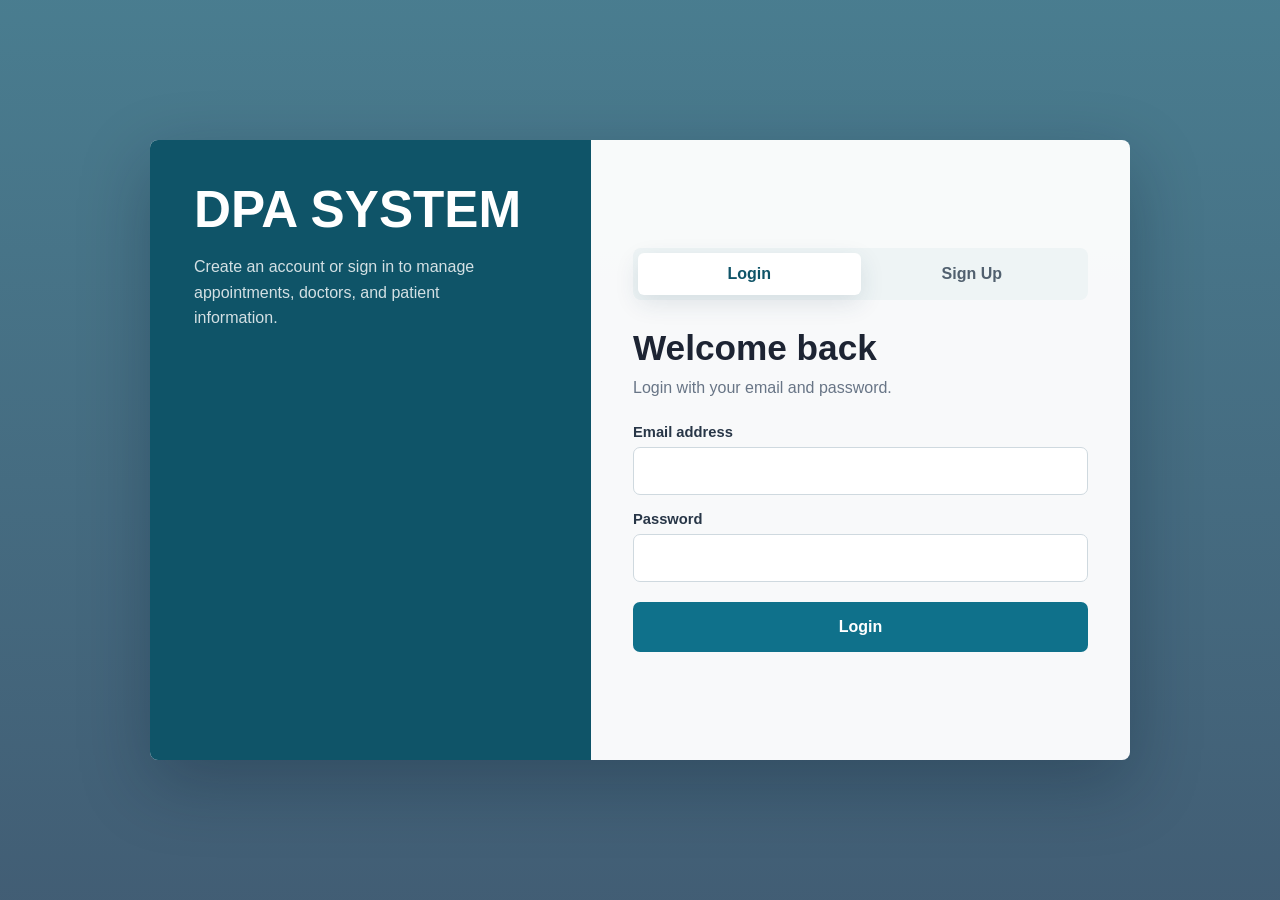
<file: index.html>
<!DOCTYPE html>
<html lang="en">
<head>
  <meta charset="UTF-8">
  <meta name="viewport" content="width=device-width, initial-scale=1.0">
  <title>Login and Sign Up</title>
  <link rel="stylesheet" href="style.css">
</head>
<body>
  <main class="auth-shell">
    <section class="brand-panel" aria-label="Welcome">
      <div>
        <h1>DPA SYSTEM</h1>
        <p>Create an account or sign in to manage appointments, doctors, and patient information.</p>
      </div>
      <div class="brand-badges" aria-label="Account features">
      </div>
    </section>

    <section class="form-panel">
      <div class="tabs" role="tablist" aria-label="Authentication forms">
        <button class="tab-button active" type="button" role="tab" aria-selected="true" data-form="login">Login</button>
        <button class="tab-button" type="button" role="tab" aria-selected="false" data-form="signup">Sign Up</button>
      </div>

      <h2 class="form-title" id="formTitle">Welcome back</h2>
      <p class="form-subtitle" id="formSubtitle">Login with your email and password.</p>

      <form id="loginForm" class="active" autocomplete="on">
        <div id="loginMessage" class="message" role="status" aria-live="polite"></div>
        <div class="field">
          <label for="loginEmail">Email address</label>
          <input id="loginEmail" name="email" type="email" autocomplete="email" required>
        </div>
        <div class="field">
          <label for="loginPassword">Password</label>
          <input id="loginPassword" name="password" type="password" autocomplete="current-password" required>
        </div>
        <button class="submit-button" type="submit">Login</button>
      </form>

      <form id="signupForm" autocomplete="on">
        <div id="signupMessage" class="message" role="status" aria-live="polite"></div>
        <div class="field">
          <label for="fullName">Full name</label>
          <input id="fullName" name="full_name" type="text" autocomplete="name" minlength="2" required>
        </div>
        <div class="field">
          <label for="signupEmail">Email address</label>
          <input id="signupEmail" name="email" type="email" autocomplete="email" required>
        </div>
        <div class="two-columns">
          <div class="field">
            <label for="phone">Phone</label>
            <input id="phone" name="phone" type="tel" autocomplete="tel">
          </div>
          <div class="field">
            <label for="role">Account type</label>
            <select id="role" name="role" required>
              <option value="patient">Patient</option>
              <option value="doctor">Doctor</option>
              <option value="admin">Admin</option>
            </select>
          </div>
        </div>
        <div class="two-columns">
          <div class="field">
            <label for="signupPassword">Password</label>
            <input id="signupPassword" name="password" type="password" autocomplete="new-password" minlength="6" required>
          </div>
          <div class="field">
            <label for="confirmPassword">Confirm password</label>
            <input id="confirmPassword" name="confirm_password" type="password" autocomplete="new-password" minlength="6" required>
          </div>
        </div>
        <button class="submit-button" type="submit">Create account</button>
      </form>
    </section>
  </main>

  <script>
    const tabs = document.querySelectorAll(".tab-button");
    const loginForm = document.getElementById("loginForm");
    const signupForm = document.getElementById("signupForm");
    const formTitle = document.getElementById("formTitle");
    const formSubtitle = document.getElementById("formSubtitle");

    function showMessage(element, text, type) {
      element.textContent = text;
      element.className = `message show ${type}`;
    }

    function clearMessage(element) {
      element.textContent = "";
      element.className = "message";
    }

    function setLoading(form, isLoading) {
      const button = form.querySelector(".submit-button");
      button.disabled = isLoading;
      button.dataset.originalText = button.dataset.originalText || button.textContent;
      button.textContent = isLoading ? "Please wait..." : button.dataset.originalText;
    }

    tabs.forEach((tab) => {
      tab.addEventListener("click", () => {
        const target = tab.dataset.form;
        tabs.forEach((item) => {
          const active = item === tab;
          item.classList.toggle("active", active);
          item.setAttribute("aria-selected", String(active));
        });

        loginForm.classList.toggle("active", target === "login");
        signupForm.classList.toggle("active", target === "signup");
        formTitle.textContent = target === "login" ? "Welcome back" : "Create your account";
        formSubtitle.textContent = target === "login"
          ? "Login with your email and password."
          : "Register your details to start using the system.";
      });
    });

    async function submitAjax(form, url, messageElement) {
      clearMessage(messageElement);
      setLoading(form, true);

      try {
        const response = await fetch(url, {
          method: "POST",
          body: new FormData(form)
        });
        const result = await response.json();
        showMessage(messageElement, result.message || "Request completed.", result.success ? "success" : "error");

        if (result.success) {
          form.reset();
        }
      } catch (error) {
        showMessage(messageElement, "Something went wrong. Please try again.", "error");
      } finally {
        setLoading(form, false);
      }
    }

    loginForm.addEventListener("submit", (event) => {
      event.preventDefault();
      submitAjax(loginForm, "login.php", document.getElementById("loginMessage"));
    });

    signupForm.addEventListener("submit", (event) => {
      event.preventDefault();
      submitAjax(signupForm, "signup.php", document.getElementById("signupMessage"));
    });
  </script>
</body>
</html>
</file>
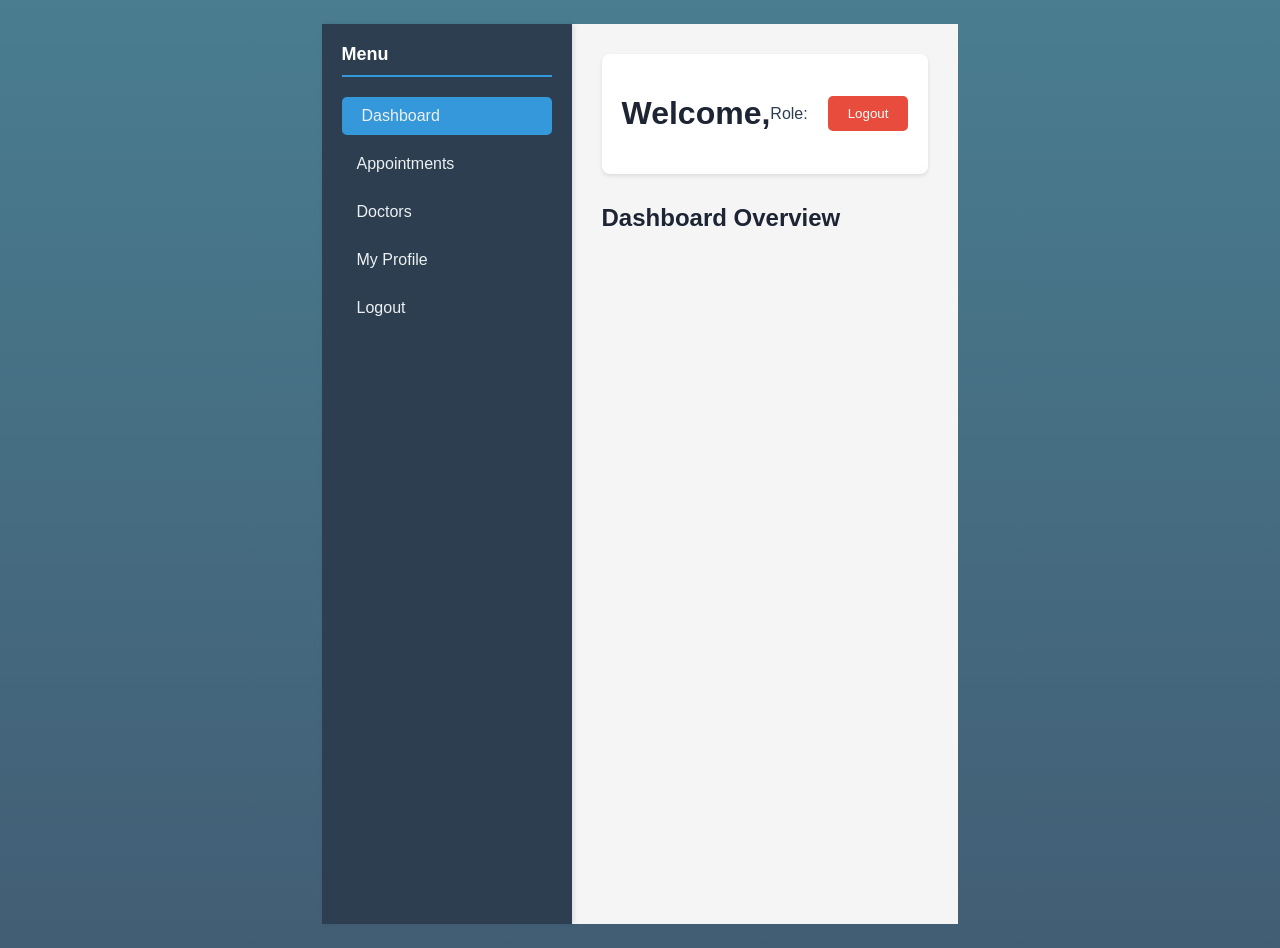
<file: dashboard.html>
<!DOCTYPE html>
<html lang="en">
<head>
    <meta charset="UTF-8">
    <meta name="viewport" content="width=device-width, initial-scale=1.0">
    <title>Dashboard - Doctor-Patient Appointment System</title>
    <link rel="stylesheet" href="style.css">
    <style>
        .dashboard-container {
            display: grid;
            grid-template-columns: 250px 1fr;
            min-height: 100vh;
            background: #f5f5f5;
        }

        .sidebar {
            background: #2c3e50;
            color: white;
            padding: 20px;
            box-shadow: 2px 0 5px rgba(0,0,0,0.1);
        }

        .sidebar h2 {
            margin-top: 0;
            margin-bottom: 20px;
            font-size: 18px;
            border-bottom: 2px solid #3498db;
            padding-bottom: 10px;
        }

        .nav-menu {
            list-style: none;
            padding: 0;
            margin: 0;
        }

        .nav-menu li {
            margin-bottom: 10px;
        }

        .nav-menu a {
            color: #ecf0f1;
            text-decoration: none;
            display: block;
            padding: 10px 15px;
            border-radius: 5px;
            transition: all 0.3s;
        }

        .nav-menu a:hover,
        .nav-menu a.active {
            background: #3498db;
            padding-left: 20px;
        }

        .main-content {
            padding: 30px;
        }

        .header {
            background: white;
            padding: 20px;
            border-radius: 8px;
            margin-bottom: 30px;
            box-shadow: 0 2px 4px rgba(0,0,0,0.1);
            display: flex;
            justify-content: space-between;
            align-items: center;
        }

        .user-info {
            display: flex;
            align-items: center;
            gap: 20px;
        }

        .user-info span {
            font-size: 16px;
            color: #2c3e50;
        }

        .logout-btn {
            background: #e74c3c;
            color: white;
            border: none;
            padding: 10px 20px;
            border-radius: 5px;
            cursor: pointer;
            transition: background 0.3s;
        }

        .logout-btn:hover {
            background: #c0392b;
        }

        .content-section {
            display: none;
        }

        .content-section.active {
            display: block;
        }

        .cards-grid {
            display: grid;
            grid-template-columns: repeat(auto-fit, minmax(250px, 1fr));
            gap: 20px;
            margin-bottom: 30px;
        }

        .card {
            background: white;
            padding: 20px;
            border-radius: 8px;
            box-shadow: 0 2px 8px rgba(0,0,0,0.1);
        }

        .card h3 {
            margin-top: 0;
            color: #2c3e50;
            border-bottom: 3px solid #3498db;
            padding-bottom: 10px;
        }

        .card-value {
            font-size: 32px;
            font-weight: bold;
            color: #3498db;
            margin: 15px 0;
        }

        .table {
            width: 100%;
            border-collapse: collapse;
            background: white;
            border-radius: 8px;
            overflow: hidden;
            box-shadow: 0 2px 8px rgba(0,0,0,0.1);
        }

        .table thead {
            background: #34495e;
            color: white;
        }

        .table th, .table td {
            padding: 12px 15px;
            text-align: left;
        }

        .table tbody tr:nth-child(odd) {
            background: #f9f9f9;
        }

        .table tbody tr:hover {
            background: #ecf0f1;
        }

        .status-badge {
            display: inline-block;
            padding: 5px 10px;
            border-radius: 20px;
            font-size: 12px;
            font-weight: bold;
        }

        .status-pending {
            background: #f39c12;
            color: white;
        }

        .status-confirmed {
            background: #27ae60;
            color: white;
        }

        .status-cancelled {
            background: #e74c3c;
            color: white;
        }

        .status-completed {
            background: #2980b9;
            color: white;
        }

        .form-group {
            margin-bottom: 20px;
        }

        .form-group label {
            display: block;
            margin-bottom: 8px;
            color: #2c3e50;
            font-weight: 500;
        }

        .form-group input,
        .form-group select,
        .form-group textarea {
            width: 100%;
            padding: 10px;
            border: 1px solid #bdc3c7;
            border-radius: 5px;
            font-size: 14px;
        }

        .form-group textarea {
            resize: vertical;
            min-height: 100px;
        }

        .btn-primary {
            background: #3498db;
            color: white;
            border: none;
            padding: 10px 20px;
            border-radius: 5px;
            cursor: pointer;
            transition: background 0.3s;
        }

        .btn-primary:hover {
            background: #2980b9;
        }

        .btn-danger {
            background: #e74c3c;
            color: white;
            border: none;
            padding: 8px 15px;
            border-radius: 5px;
            cursor: pointer;
            font-size: 12px;
        }

        .btn-danger:hover {
            background: #c0392b;
        }

        .message {
            padding: 15px;
            border-radius: 5px;
            margin-bottom: 20px;
            display: none;
        }

        .message.show {
            display: block;
        }

        .message.success {
            background: #d4edda;
            color: #155724;
            border: 1px solid #c3e6cb;
        }

        .message.error {
            background: #f8d7da;
            color: #721c24;
            border: 1px solid #f5c6cb;
        }
    </style>
</head>
<body>
    <div class="dashboard-container">
        <aside class="sidebar">
            <h2>Menu</h2>
            <ul class="nav-menu">
                <li><a href="#" onclick="showSection('dashboard', event)" class="nav-link active" data-section="dashboard">Dashboard</a></li>
                <li><a href="#" onclick="showSection('appointments', event)" class="nav-link" data-section="appointments">Appointments</a></li>
                <li><a href="#" onclick="showSection('doctors', event)" class="nav-link" data-section="doctors">Doctors</a></li>
                <li><a href="#" onclick="showSection('profile', event)" class="nav-link" data-section="profile">My Profile</a></li>
                <li><a href="#" onclick="showSection('admin', event)" class="nav-link admin-only" data-section="admin" style="display:none;">Admin Panel</a></li>
                <li><a href="#" onclick="logout(event)" class="nav-link">Logout</a></li>
            </ul>
        </aside>

        <div class="main-content">
            <div class="header">
                <h1>Welcome, <span id="userName"></span></h1>
                <div class="user-info">
                    <span>Role: <strong id="userRole"></strong></span>
                    <button class="logout-btn" onclick="logout()">Logout</button>
                </div>
            </div>

            <!-- Dashboard Section -->
            <section id="dashboard" class="content-section active">
                <h2>Dashboard Overview</h2>
                <div class="cards-grid" id="dashboardCards"></div>
            </section>

            <!-- Appointments Section -->
            <section id="appointments" class="content-section">
                <h2>Manage Appointments</h2>
                <div id="appointmentMessage" class="message"></div>
                <button class="btn-primary" onclick="showAppointmentForm()">Book New Appointment</button>
                <div style="margin-top: 30px;" id="appointmentsList"></div>
            </section>

            <!-- Doctors Section -->
            <section id="doctors" class="content-section">
                <h2>Available Doctors</h2>
                <div id="doctorsList"></div>
            </section>

            <!-- Profile Section -->
            <section id="profile" class="content-section">
                <h2>My Profile</h2>
                <div id="profileMessage" class="message"></div>
                <form id="profileForm" class="form-group" style="max-width: 500px;">
                    <div class="form-group">
                        <label for="profileName">Full Name</label>
                        <input type="text" id="profileName" name="full_name" required>
                    </div>
                    <div class="form-group">
                        <label for="profileEmail">Email</label>
                        <input type="email" id="profileEmail" name="email" disabled>
                    </div>
                    <div class="form-group">
                        <label for="profilePhone">Phone</label>
                        <input type="tel" id="profilePhone" name="phone">
                    </div>
                    <button type="submit" class="btn-primary">Update Profile</button>
                </form>
            </section>

            <!-- Admin Panel Section -->
            <section id="admin" class="content-section">
                <h2>Admin Panel</h2>
                <div style="margin-bottom: 20px;">
                    <button class="btn-primary" onclick="showAdminSection('users')">Manage Users</button>
                    <button class="btn-primary" onclick="showAdminSection('appointments')">Manage Appointments</button>
                    <button class="btn-primary" onclick="showAdminSection('clinics')">Manage Clinics</button>
                </div>
                <div id="adminContent"></div>
            </section>
        </div>
    </div>

    <script src="dashboard.js"></script>
</body>
</html>
</file>
<file: style.css>
* {
      box-sizing: border-box;
    }

    body {
      margin: 0;
      min-height: 100vh;
      font-family: Arial, Helvetica, sans-serif;
      color: #1d2433;
      background:
        linear-gradient(rgba(22, 88, 112, 0.78), rgba(24, 58, 86, 0.82)),
        url("https://images.unsplash.com/photo-1576091160399-112ba8d25d1d?auto=format&fit=crop&w=1800&q=80") center/cover fixed;
      display: flex;
      align-items: center;
      justify-content: center;
      padding: 24px;
    }

    .auth-shell {
      width: min(980px, 100%);
      min-height: 620px;
      display: grid;
      grid-template-columns: 0.9fr 1.1fr;
      background: rgba(255, 255, 255, 0.96);
      border-radius: 8px;
      overflow: hidden;
      box-shadow: 0 24px 70px rgba(6, 22, 38, 0.28);
    }

    .brand-panel {
      background: #0f5468;
      color: #fff;
      padding: 44px;
      display: flex;
      flex-direction: column;
      justify-content: space-between;
      gap: 32px;
    }

    .brand-panel h1 {
      margin: 0;
      font-size: clamp(2rem, 4vw, 3.35rem);
      line-height: 1.02;
      letter-spacing: 0;
    }

    .brand-panel p {
      margin: 18px 0 0;
      color: rgba(255, 255, 255, 0.82);
      line-height: 1.6;
      max-width: 34ch;
    }

    .brand-badges {
      display: grid;
      gap: 12px;
      font-size: 0.95rem;
      color: rgba(255, 255, 255, 0.88);
    }

    .brand-badges span {
      display: flex;
      align-items: center;
      gap: 10px;
    }

    .brand-badges span::before {
      content: "";
      width: 9px;
      height: 9px;
      border-radius: 50%;
      background: #f7b267;
      flex: 0 0 auto;
    }

    .form-panel {
      padding: 42px;
      display: flex;
      flex-direction: column;
      justify-content: center;
    }

    .tabs {
      display: grid;
      grid-template-columns: 1fr 1fr;
      background: #eef4f5;
      border-radius: 8px;
      padding: 5px;
      margin-bottom: 28px;
    }

    .tab-button {
      border: 0;
      background: transparent;
      border-radius: 6px;
      padding: 12px 14px;
      font-size: 1rem;
      font-weight: 700;
      color: #51606f;
      cursor: pointer;
      transition: background 0.2s ease, color 0.2s ease;
    }

    .tab-button.active {
      background: #fff;
      color: #0f5468;
      box-shadow: 0 8px 24px rgba(37, 68, 88, 0.12);
    }

    .form-title {
      margin: 0 0 8px;
      font-size: clamp(1.6rem, 3vw, 2.2rem);
      letter-spacing: 0;
    }

    .form-subtitle {
      margin: 0 0 24px;
      color: #687586;
      line-height: 1.5;
    }

    form {
      display: none;
      gap: 16px;
    }

    form.active {
      display: grid;
    }

    .field {
      display: grid;
      gap: 7px;
    }

    label {
      font-size: 0.92rem;
      font-weight: 700;
      color: #283647;
    }

    input,
    select {
      width: 100%;
      min-height: 48px;
      border: 1px solid #cfd9df;
      border-radius: 7px;
      padding: 0 14px;
      font-size: 1rem;
      color: #1d2433;
      background: #fff;
      outline: none;
      transition: border-color 0.2s ease, box-shadow 0.2s ease;
    }

    input:focus,
    select:focus {
      border-color: #0f718b;
      box-shadow: 0 0 0 4px rgba(15, 113, 139, 0.12);
    }

    .two-columns {
      display: grid;
      grid-template-columns: 1fr 1fr;
      gap: 14px;
    }

    .submit-button {
      min-height: 50px;
      border: 0;
      border-radius: 7px;
      background: #0f718b;
      color: #fff;
      font-size: 1rem;
      font-weight: 800;
      cursor: pointer;
      margin-top: 4px;
      transition: transform 0.2s ease, background 0.2s ease;
    }

    .submit-button:hover {
      background: #0d5d73;
      transform: translateY(-1px);
    }

    .submit-button:disabled {
      cursor: wait;
      opacity: 0.72;
      transform: none;
    }

    .message {
      display: none;
      border-radius: 7px;
      padding: 12px 14px;
      line-height: 1.45;
      font-size: 0.95rem;
    }

    .message.show {
      display: block;
    }

    .message.success {
      background: #e9f8ef;
      color: #17633a;
      border: 1px solid #b7e3c7;
    }

    .message.error {
      background: #fff0ef;
      color: #9b2d25;
      border: 1px solid #f0c0bb;
    }

    @media (max-width: 760px) {
      body {
        align-items: stretch;
        padding: 0;
        background-attachment: scroll;
      }

      .auth-shell {
        min-height: 100vh;
        grid-template-columns: 1fr;
        border-radius: 0;
      }

      .brand-panel {
        padding: 28px 22px;
        gap: 18px;
      }

      .brand-panel p {
        max-width: none;
      }

      .brand-badges {
        grid-template-columns: 1fr;
      }

      .form-panel {
        padding: 28px 20px 34px;
        justify-content: start;
      }

      .two-columns {
        grid-template-columns: 1fr;
      }
    }
</file>
